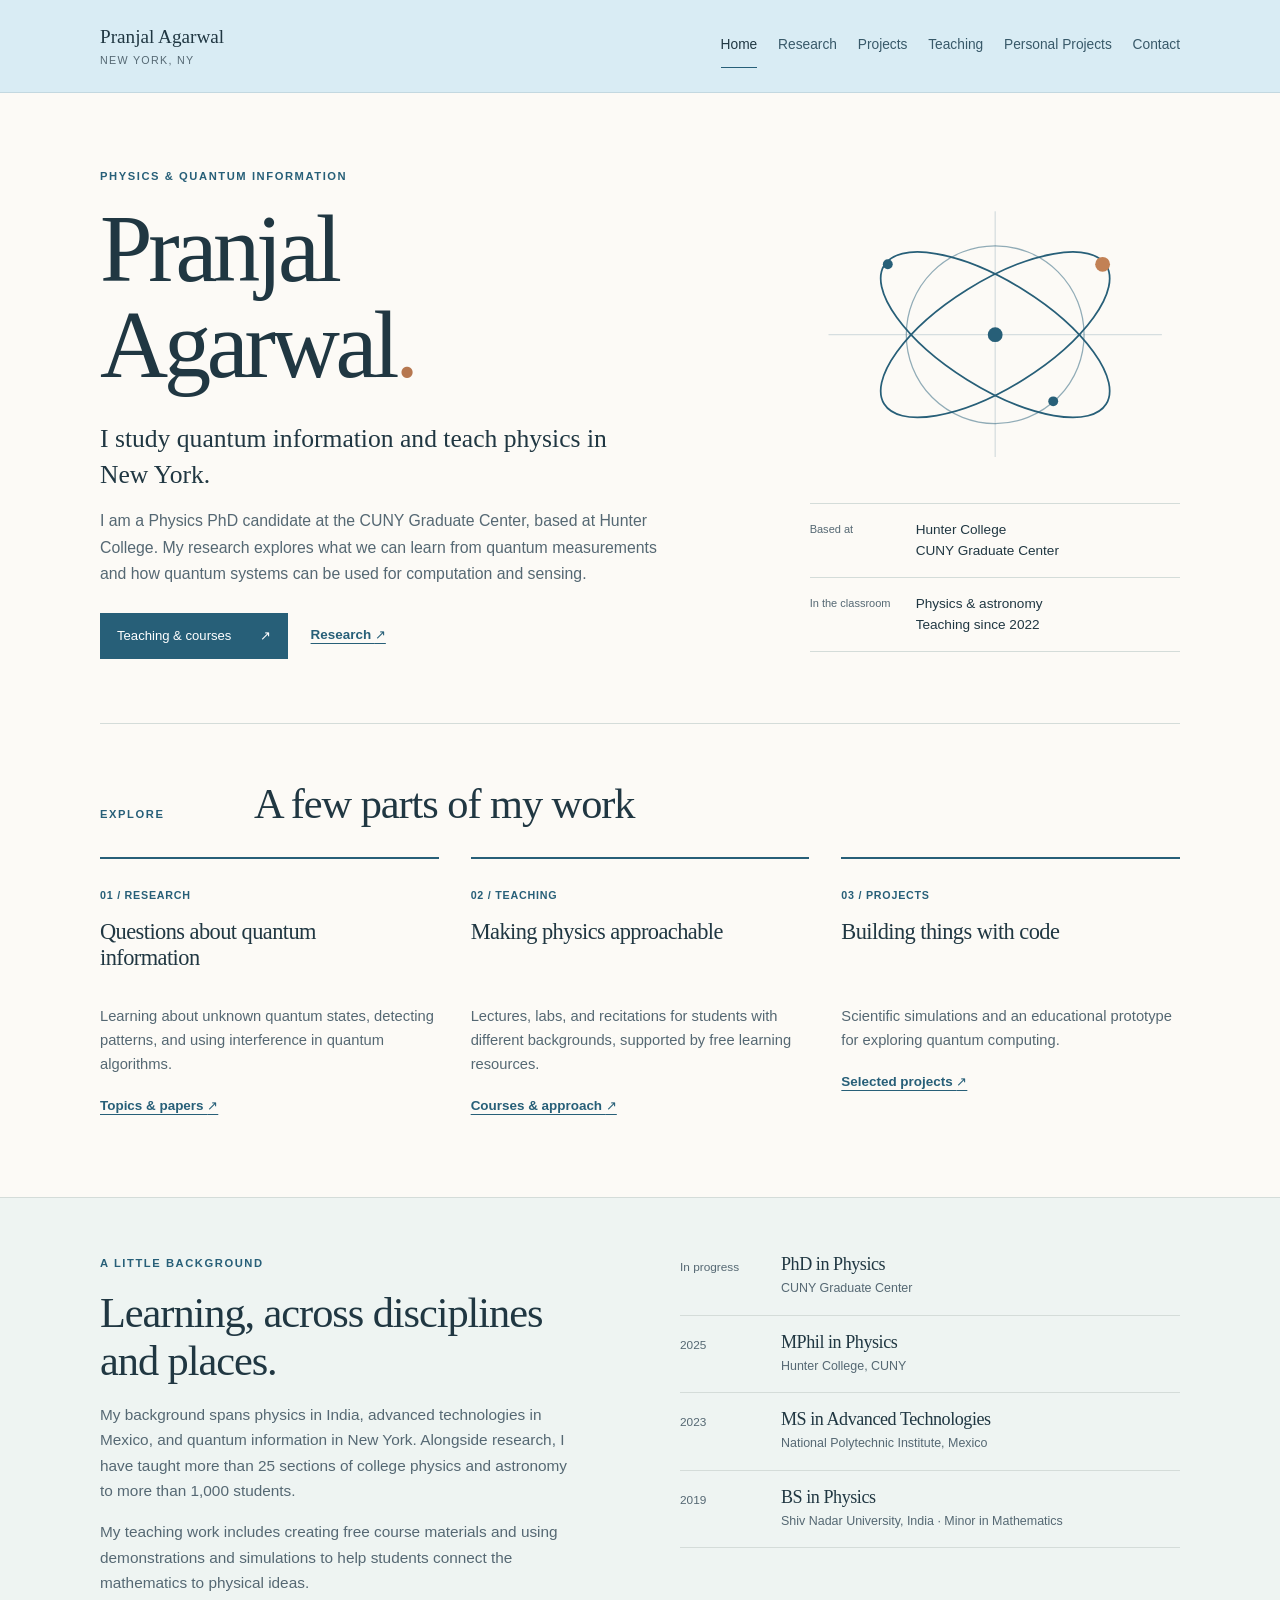
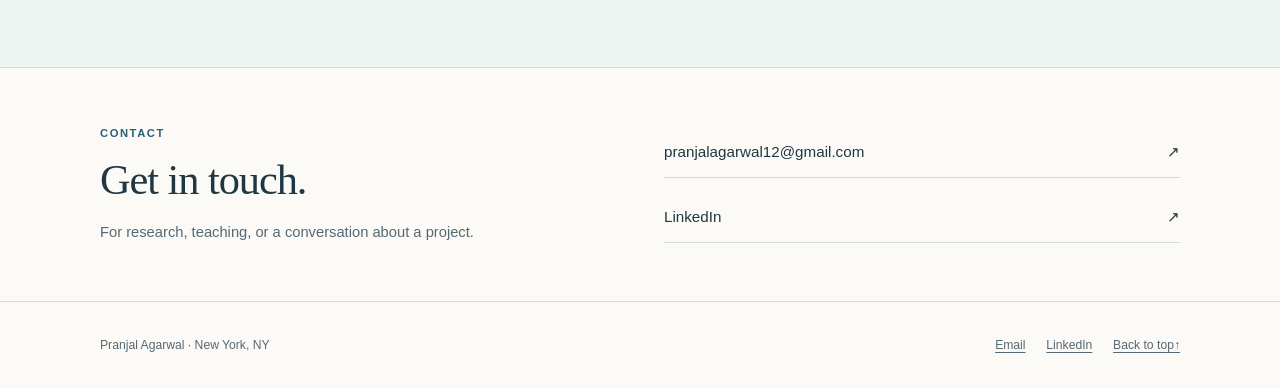
<file: index.html>
<!doctype html>
<html lang="en">
  <head>
    <meta charset="utf-8" />
    <meta name="viewport" content="width=device-width, initial-scale=1" />
    <meta name="description" content="Pranjal Agarwal: physics PhD candidate at CUNY, quantum information researcher, and college physics educator in New York." />
    <title>Pranjal Agarwal</title>
    <link rel="icon" type="image/svg+xml" href="favicon.svg" />
    <link rel="stylesheet" href="styles.css" />
  </head>
  <body id="top">
    <a class="skip-link" href="#main-content">Skip to content</a>
    <header class="site-header">
      <nav class="nav-wrap" aria-label="Primary navigation">
        <a class="site-name" href="index.html">Pranjal Agarwal<span class="site-location">New York, NY</span></a>
        <div class="nav-links">
          <a href="index.html" aria-current="page">Home</a>
          <a href="research.html">Research</a>
          <a href="projects.html">Projects</a>
          <a href="teaching.html">Teaching</a>
          <a href="personal.html">Personal Projects</a>
          <a href="#contact">Contact</a>
        </div>
      </nav>
    </header>

    <main id="main-content">
      <section class="hero page-shell">
        <div class="hero-main">
          <p class="eyebrow">Physics &amp; quantum information</p>
          <h1>Pranjal<br />Agarwal<span class="title-dot" aria-hidden="true">.</span></h1>
          <p class="hero-copy">I study quantum information and teach physics in New York.</p>
          <p class="hero-detail">I am a Physics PhD candidate at the CUNY Graduate Center, based at Hunter College. My research explores what we can learn from quantum measurements and how quantum systems can be used for computation and sensing.</p>
          <div class="button-row">
            <a class="button primary" href="teaching.html">Teaching &amp; courses <span aria-hidden="true">↗</span></a>
            <a class="text-link" href="research.html">Research <span aria-hidden="true">↗</span></a>
          </div>
        </div>
        <aside class="hero-aside" aria-label="At a glance">
          <div class="signal-sketch" aria-hidden="true">
            <svg viewBox="0 0 300 235" fill="none">
              <path d="M15 118H285M150 18V217" stroke="currentColor" opacity=".18" />
              <ellipse cx="150" cy="118" rx="106" ry="43" stroke="currentColor" stroke-width="1.4" transform="rotate(-32 150 118)" />
              <ellipse cx="150" cy="118" rx="106" ry="43" stroke="currentColor" stroke-width="1.4" transform="rotate(32 150 118)" />
              <circle cx="150" cy="118" r="72" stroke="currentColor" opacity=".5" />
              <circle cx="150" cy="118" r="6" fill="currentColor" />
              <circle cx="237" cy="61" r="6" fill="#c28155" />
              <circle cx="63" cy="61" r="4" fill="currentColor" />
              <circle cx="197" cy="172" r="4" fill="currentColor" />
            </svg>
          </div>
          <dl class="at-a-glance">
            <div><dt>Based at</dt><dd>Hunter College<br />CUNY Graduate Center</dd></div>
            <div><dt>In the classroom</dt><dd>Physics &amp; astronomy<br />Teaching since 2022</dd></div>
          </dl>
        </aside>
      </section>

      <section class="section page-shell" aria-labelledby="explore-heading">
        <div class="section-heading section-heading-inline">
          <p class="eyebrow">Explore</p>
          <h2 id="explore-heading">A few parts of my work</h2>
        </div>
        <div class="card-grid three-column editorial-grid">
          <article class="card">
            <span class="card-number">01 / Research</span>
            <h3>Questions about quantum information</h3>
            <p>Learning about unknown quantum states, detecting patterns, and using interference in quantum algorithms.</p>
            <a class="text-link" href="research.html">Topics &amp; papers <span aria-hidden="true">↗</span></a>
          </article>
          <article class="card">
            <span class="card-number">02 / Teaching</span>
            <h3>Making physics approachable</h3>
            <p>Lectures, labs, and recitations for students with different backgrounds, supported by free learning resources.</p>
            <a class="text-link" href="teaching.html">Courses &amp; approach <span aria-hidden="true">↗</span></a>
          </article>
          <article class="card">
            <span class="card-number">03 / Projects</span>
            <h3>Building things with code</h3>
            <p>Scientific simulations and an educational prototype for exploring quantum computing.</p>
            <a class="text-link" href="projects.html">Selected projects <span aria-hidden="true">↗</span></a>
          </article>
        </div>
      </section>

      <section class="section background-section">
        <div class="page-shell background-layout">
          <div>
            <p class="eyebrow">A little background</p>
            <h2>Learning, across disciplines and places.</h2>
            <p>My background spans physics in India, advanced technologies in Mexico, and quantum information in New York. Alongside research, I have taught more than 25 sections of college physics and astronomy to more than 1,000 students.</p>
            <p>My teaching work includes creating free course materials and using demonstrations and simulations to help students connect the mathematics to physical ideas.</p>
          </div>
          <div class="education-list" aria-label="Education">
            <div><span class="education-year">In progress</span><h3>PhD in Physics</h3><p>CUNY Graduate Center</p></div>
            <div><span class="education-year">2025</span><h3>MPhil in Physics</h3><p>Hunter College, CUNY</p></div>
            <div><span class="education-year">2023</span><h3>MS in Advanced Technologies</h3><p>National Polytechnic Institute, Mexico</p></div>
            <div><span class="education-year">2019</span><h3>BS in Physics</h3><p>Shiv Nadar University, India · Minor in Mathematics</p></div>
          </div>
        </div>
      </section>

      <section class="section page-shell contact-section" id="contact" aria-labelledby="contact-heading">
        <div>
          <p class="eyebrow">Contact</p>
          <h2 id="contact-heading">Get in touch.</h2>
          <p>For research, teaching, or a conversation about a project.</p>
        </div>
        <div class="contact-links">
          <a href="mailto:pranjalagarwal12@gmail.com">pranjalagarwal12@gmail.com <span aria-hidden="true">↗</span></a>
          <a href="https://www.linkedin.com/in/pranjagar12">LinkedIn <span aria-hidden="true">↗</span></a>
        </div>
      </section>
    </main>

    <footer class="site-footer">
      <div class="page-shell footer-wrap">
        <p>Pranjal Agarwal · New York, NY</p>
        <div><a href="mailto:pranjalagarwal12@gmail.com">Email</a><a href="https://www.linkedin.com/in/pranjagar12">LinkedIn</a><a href="#top">Back to top <span aria-hidden="true">↑</span></a></div>
      </div>
    </footer>
  </body>
</html>
</file>
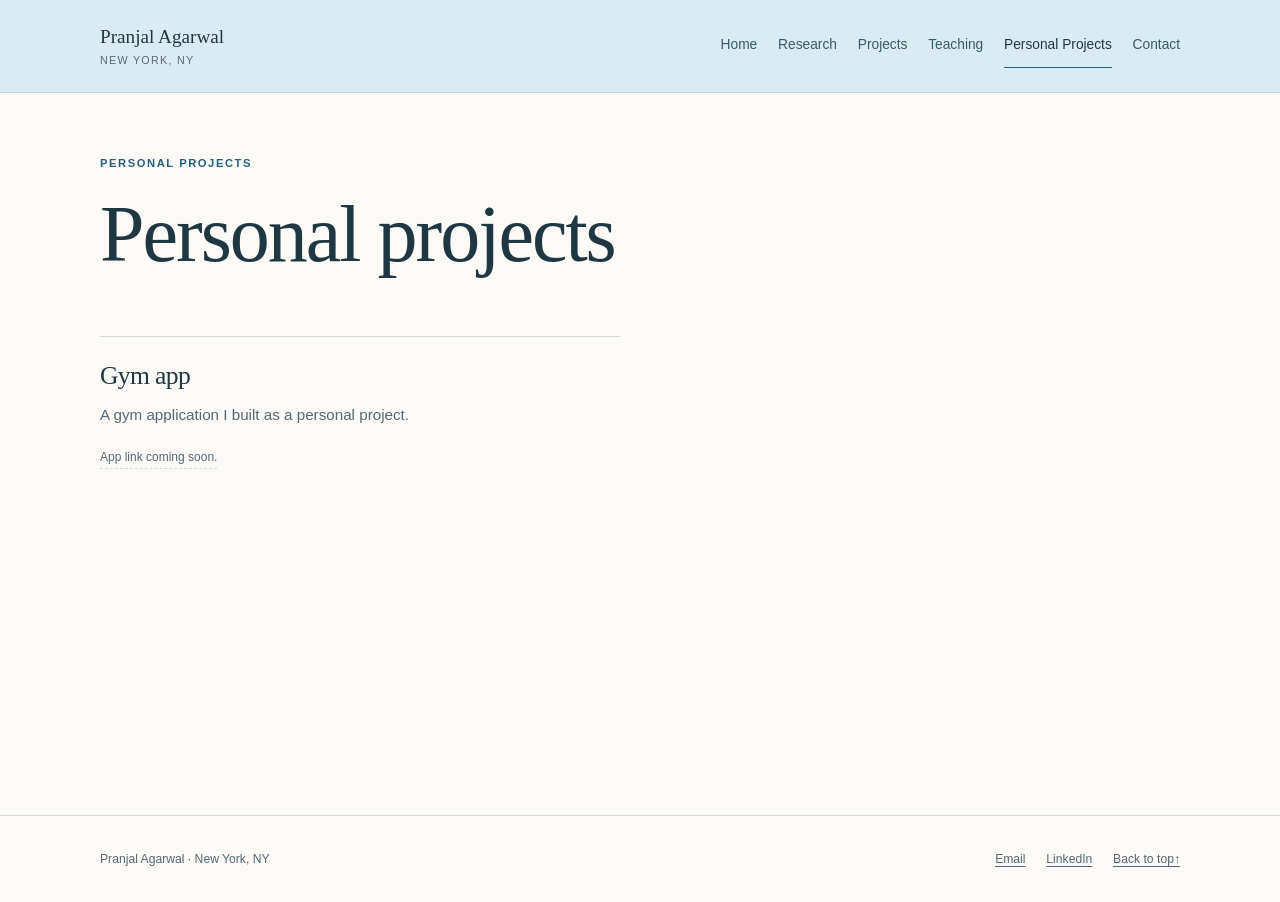
<file: personal.html>
<!doctype html>
<html lang="en">
  <head>
    <meta charset="utf-8" />
    <meta name="viewport" content="width=device-width, initial-scale=1" />
    <meta name="description" content="Personal projects by Pranjal Agarwal." />
    <title>Personal Projects · Pranjal Agarwal</title>
    <link rel="icon" type="image/svg+xml" href="favicon.svg" />
    <link rel="stylesheet" href="styles.css" />
  </head>
  <body id="top">
    <a class="skip-link" href="#main-content">Skip to content</a>
    <header class="site-header">
      <nav class="nav-wrap" aria-label="Primary navigation">
        <a class="site-name" href="index.html">Pranjal Agarwal<span class="site-location">New York, NY</span></a>
        <div class="nav-links">
          <a href="index.html">Home</a>
          <a href="research.html">Research</a>
          <a href="projects.html">Projects</a>
          <a href="teaching.html">Teaching</a>
          <a href="personal.html" aria-current="page">Personal Projects</a>
          <a href="index.html#contact">Contact</a>
        </div>
      </nav>
    </header>

    <main class="page-shell inner-page" id="main-content">
      <section class="page-intro">
        <p class="eyebrow">Personal projects</p>
        <h1>Personal projects</h1>
      </section>

      <section class="project-list" aria-label="Personal projects">
        <article class="project-card">
          <h2>Gym app</h2>
          <p>A gym application I built as a personal project.</p>
          <span class="text-link placeholder-link">App link coming soon.</span>
        </article>
      </section>
    </main>

    <footer class="site-footer">
      <div class="page-shell footer-wrap">
        <p>Pranjal Agarwal · New York, NY</p>
        <div><a href="mailto:pranjalagarwal12@gmail.com">Email</a><a href="https://www.linkedin.com/in/pranjagar12">LinkedIn</a><a href="#top">Back to top <span aria-hidden="true">↑</span></a></div>
      </div>
    </footer>
  </body>
</html>
</file>
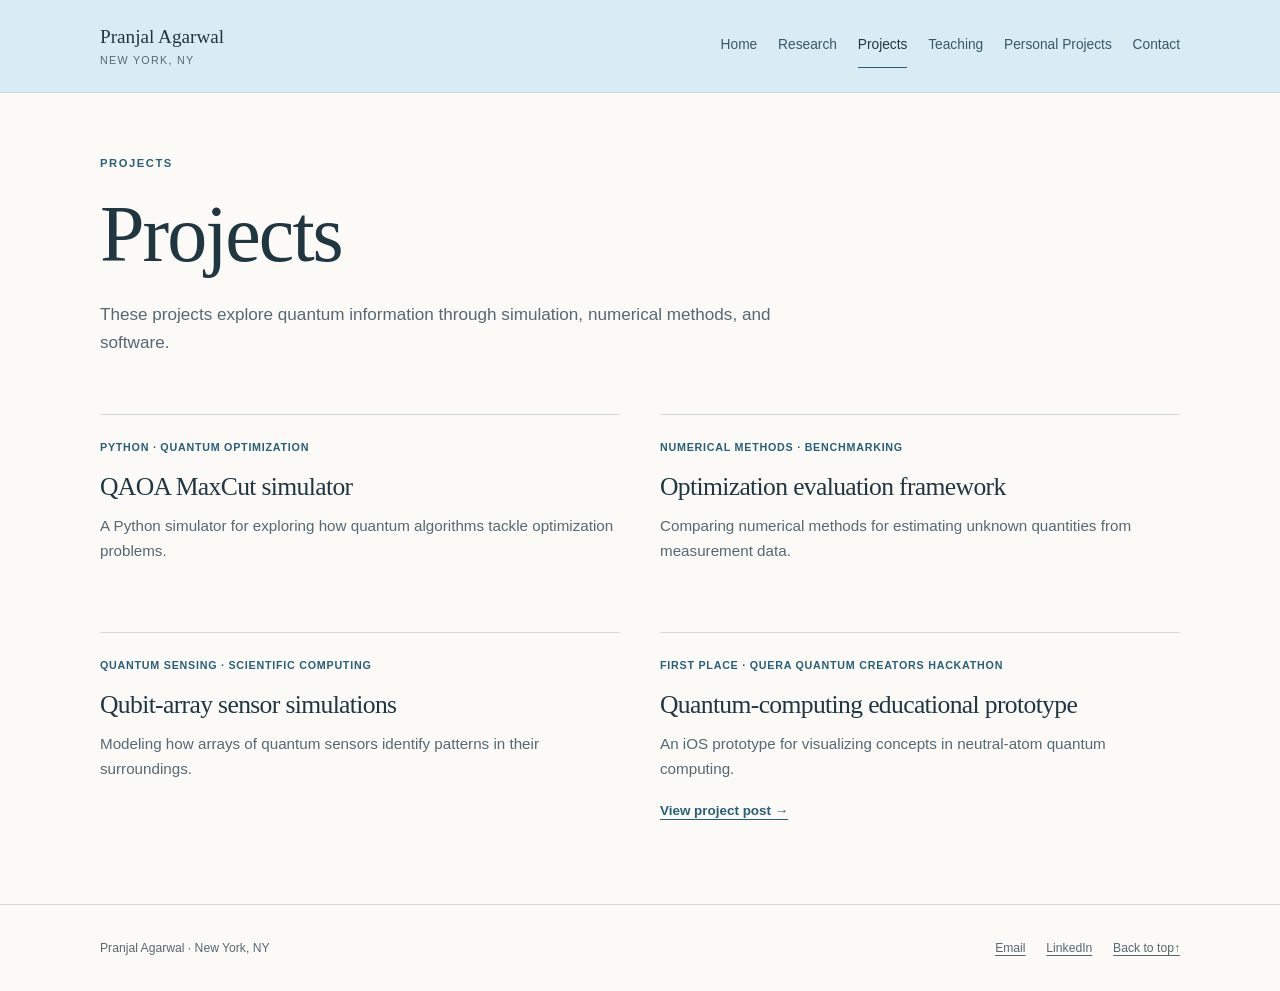
<file: projects.html>
<!doctype html>
<html lang="en">
  <head>
    <meta charset="utf-8" />
    <meta name="viewport" content="width=device-width, initial-scale=1" />
    <meta name="description" content="Selected quantum-computing and scientific-software projects by Pranjal Agarwal." />
    <title>Projects · Pranjal Agarwal</title>
    <link rel="icon" type="image/svg+xml" href="favicon.svg" />
    <link rel="stylesheet" href="styles.css" />
  </head>
  <body id="top">
    <a class="skip-link" href="#main-content">Skip to content</a>
    <header class="site-header">
      <nav class="nav-wrap" aria-label="Primary navigation">
        <a class="site-name" href="index.html">Pranjal Agarwal<span class="site-location">New York, NY</span></a>
        <div class="nav-links">
          <a href="index.html">Home</a>
          <a href="research.html">Research</a>
          <a href="projects.html" aria-current="page">Projects</a>
          <a href="teaching.html">Teaching</a>
          <a href="personal.html">Personal Projects</a>
          <a href="index.html#contact">Contact</a>
        </div>
      </nav>
    </header>

    <main id="main-content" class="page-shell inner-page">
      <section class="page-intro">
        <p class="eyebrow">Projects</p>
        <h1>Projects</h1>
        <p>
          These projects explore quantum information through simulation, numerical methods, and
          software.
        </p>
      </section>

      <section class="project-list" aria-label="Selected projects">
        <article class="project-card">
          <p class="project-type">Python · Quantum optimization</p>
          <h2>QAOA MaxCut simulator</h2>
          <p>A Python simulator for exploring how quantum algorithms tackle optimization problems.</p>
        </article>
        <article class="project-card">
          <p class="project-type">Numerical methods · Benchmarking</p>
          <h2>Optimization evaluation framework</h2>
          <p>Comparing numerical methods for estimating unknown quantities from measurement data.</p>
        </article>
        <article class="project-card">
          <p class="project-type">Quantum sensing · Scientific computing</p>
          <h2>Qubit-array sensor simulations</h2>
          <p>Modeling how arrays of quantum sensors identify patterns in their surroundings.</p>
        </article>
        <article class="project-card">
          <p class="project-type">First place · QuEra Quantum Creators Hackathon</p>
          <h2>Quantum-computing educational prototype</h2>
          <p>An iOS prototype for visualizing concepts in neutral-atom quantum computing.</p>
          <a class="text-link" href="https://www.linkedin.com/feed/update/urn:li:activity:7297274739079725056/">View project post <span aria-hidden="true">→</span></a>
        </article>
      </section>
    </main>

    <footer class="site-footer">
      <div class="page-shell footer-wrap">
        <p>Pranjal Agarwal · New York, NY</p>
        <div><a href="mailto:pranjalagarwal12@gmail.com">Email</a><a href="https://www.linkedin.com/in/pranjagar12">LinkedIn</a><a href="#top">Back to top <span aria-hidden="true">↑</span></a></div>
      </div>
    </footer>
  </body>
</html>
</file>
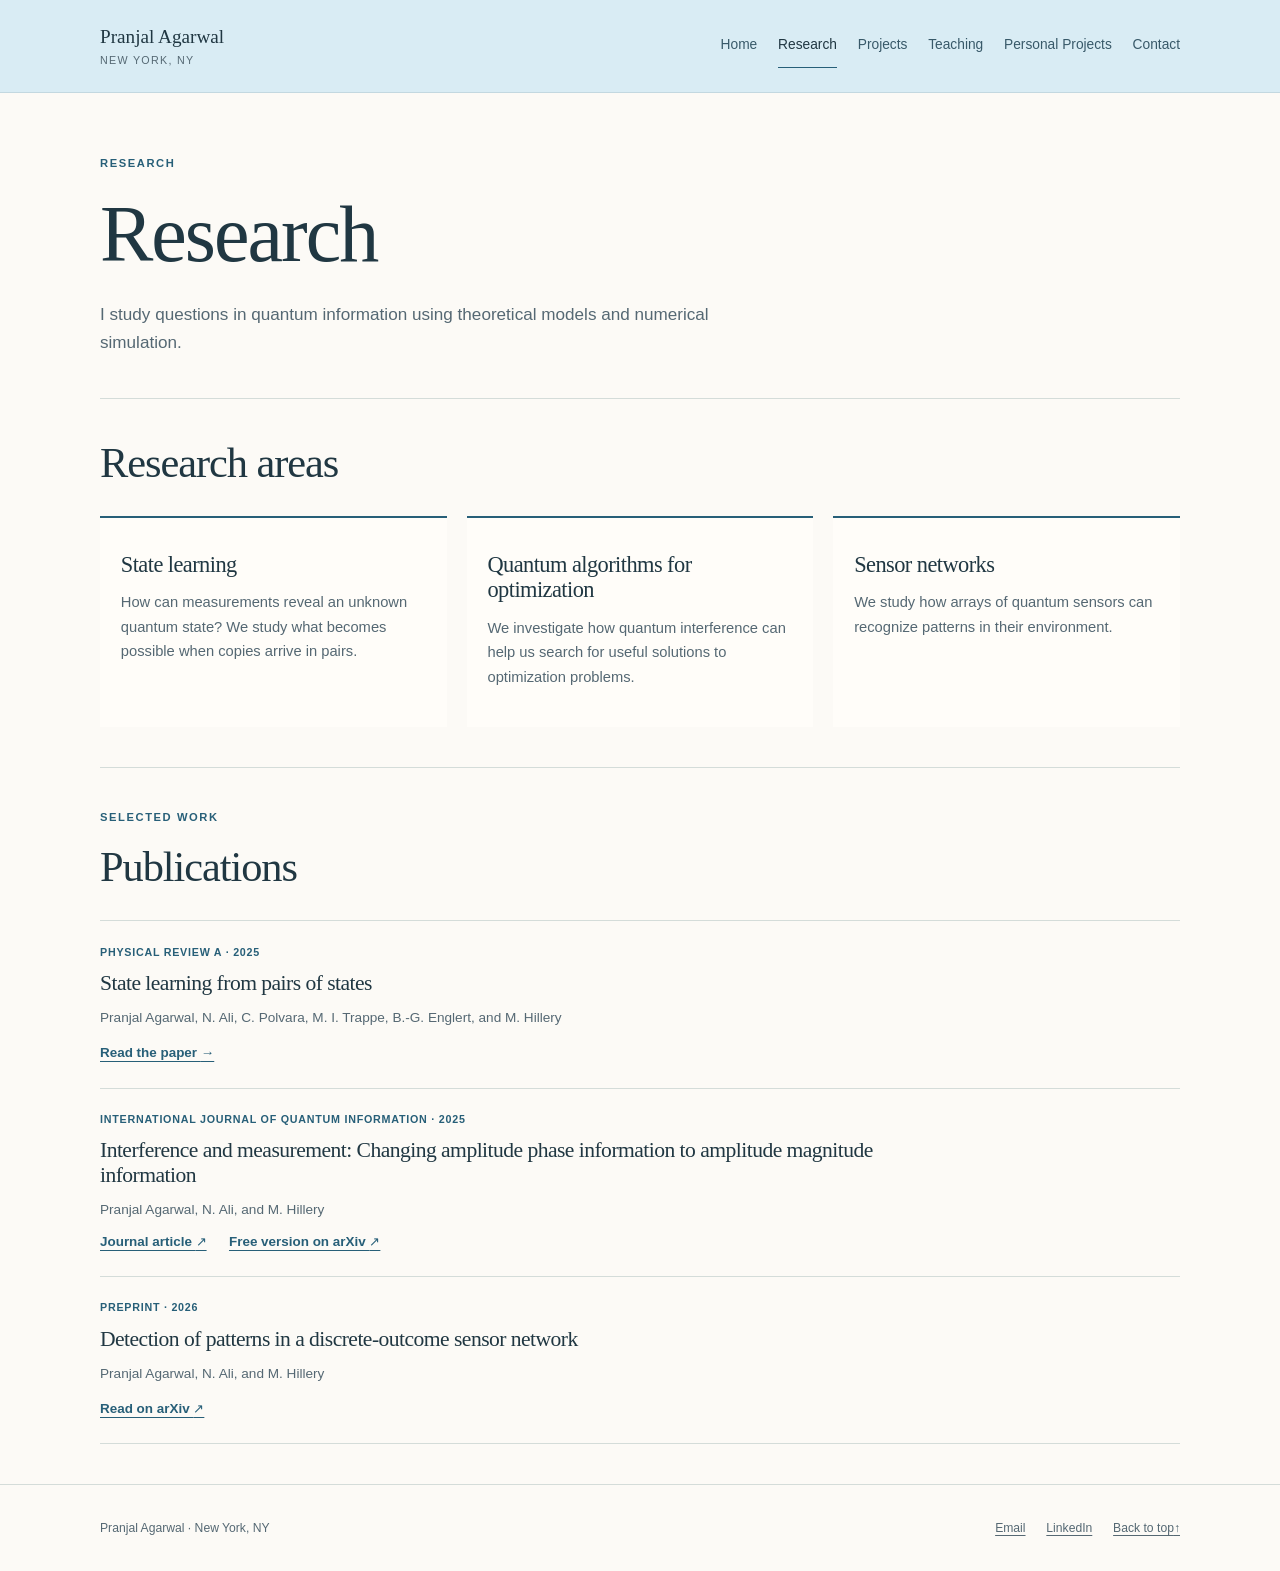
<file: research.html>
<!doctype html>
<html lang="en">
  <head>
    <meta charset="utf-8" />
    <meta name="viewport" content="width=device-width, initial-scale=1" />
    <meta name="description" content="Research by Pranjal Agarwal in quantum information, quantum sensing, and quantum algorithms." />
    <title>Research · Pranjal Agarwal</title>
    <link rel="icon" type="image/svg+xml" href="favicon.svg" />
    <link rel="stylesheet" href="styles.css" />
  </head>
  <body id="top">
    <a class="skip-link" href="#main-content">Skip to content</a>
    <header class="site-header">
      <nav class="nav-wrap" aria-label="Primary navigation">
        <a class="site-name" href="index.html">Pranjal Agarwal<span class="site-location">New York, NY</span></a>
        <div class="nav-links">
          <a href="index.html">Home</a>
          <a href="research.html" aria-current="page">Research</a>
          <a href="projects.html">Projects</a>
          <a href="teaching.html">Teaching</a>
          <a href="personal.html">Personal Projects</a>
          <a href="index.html#contact">Contact</a>
        </div>
      </nav>
    </header>

    <main id="main-content" class="page-shell inner-page">
      <section class="page-intro">
        <p class="eyebrow">Research</p>
        <h1>Research</h1>
        <p>
          I study questions in quantum information using theoretical models and numerical
          simulation.
        </p>
      </section>

      <section class="section compact-section" aria-labelledby="areas-heading">
        <div class="section-heading"><h2 id="areas-heading">Research areas</h2></div>
        <div class="card-grid three-column">
          <article class="card">
            <h3>State learning</h3>
            <p>How can measurements reveal an unknown quantum state? We study what becomes possible when copies arrive in pairs.</p>
          </article>
          <article class="card">
            <h3>Quantum algorithms for optimization</h3>
            <p>We investigate how quantum interference can help us search for useful solutions to optimization problems.</p>
          </article>
          <article class="card">
            <h3>Sensor networks</h3>
            <p>We study how arrays of quantum sensors can recognize patterns in their environment.</p>
          </article>
        </div>
      </section>

      <section class="section compact-section" aria-labelledby="publications-heading">
        <div class="section-heading">
          <p class="eyebrow">Selected work</p>
          <h2 id="publications-heading">Publications</h2>
        </div>
        <div class="publication-list">
          <article>
            <p class="publication-meta">Physical Review A · 2025</p>
            <h3>State learning from pairs of states</h3>
            <p>Pranjal Agarwal, N. Ali, C. Polvara, M. I. Trappe, B.-G. Englert, and M. Hillery</p>
            <a class="text-link" href="https://doi.org/10.1103/PhysRevA.111.062428">Read the paper <span aria-hidden="true">→</span></a>
          </article>
          <article>
            <p class="publication-meta">International Journal of Quantum Information · 2025</p>
            <h3>Interference and measurement: Changing amplitude phase information to amplitude magnitude information</h3>
            <p>Pranjal Agarwal, N. Ali, and M. Hillery</p>
            <div class="publication-links">
              <a class="text-link" href="https://doi.org/10.1142/S0219749925500248">Journal article <span aria-hidden="true">↗</span></a>
              <a class="text-link" href="https://arxiv.org/abs/2502.14793">Free version on arXiv <span aria-hidden="true">↗</span></a>
            </div>
          </article>
          <article>
            <p class="publication-meta">Preprint · 2026</p>
            <h3>Detection of patterns in a discrete-outcome sensor network</h3>
            <p>Pranjal Agarwal, N. Ali, and M. Hillery</p>
            <a class="text-link" href="https://arxiv.org/abs/2606.25100">Read on arXiv <span aria-hidden="true">↗</span></a>
          </article>
        </div>
      </section>
    </main>

    <footer class="site-footer">
      <div class="page-shell footer-wrap">
        <p>Pranjal Agarwal · New York, NY</p>
        <div><a href="mailto:pranjalagarwal12@gmail.com">Email</a><a href="https://www.linkedin.com/in/pranjagar12">LinkedIn</a><a href="#top">Back to top <span aria-hidden="true">↑</span></a></div>
      </div>
    </footer>
  </body>
</html>
</file>
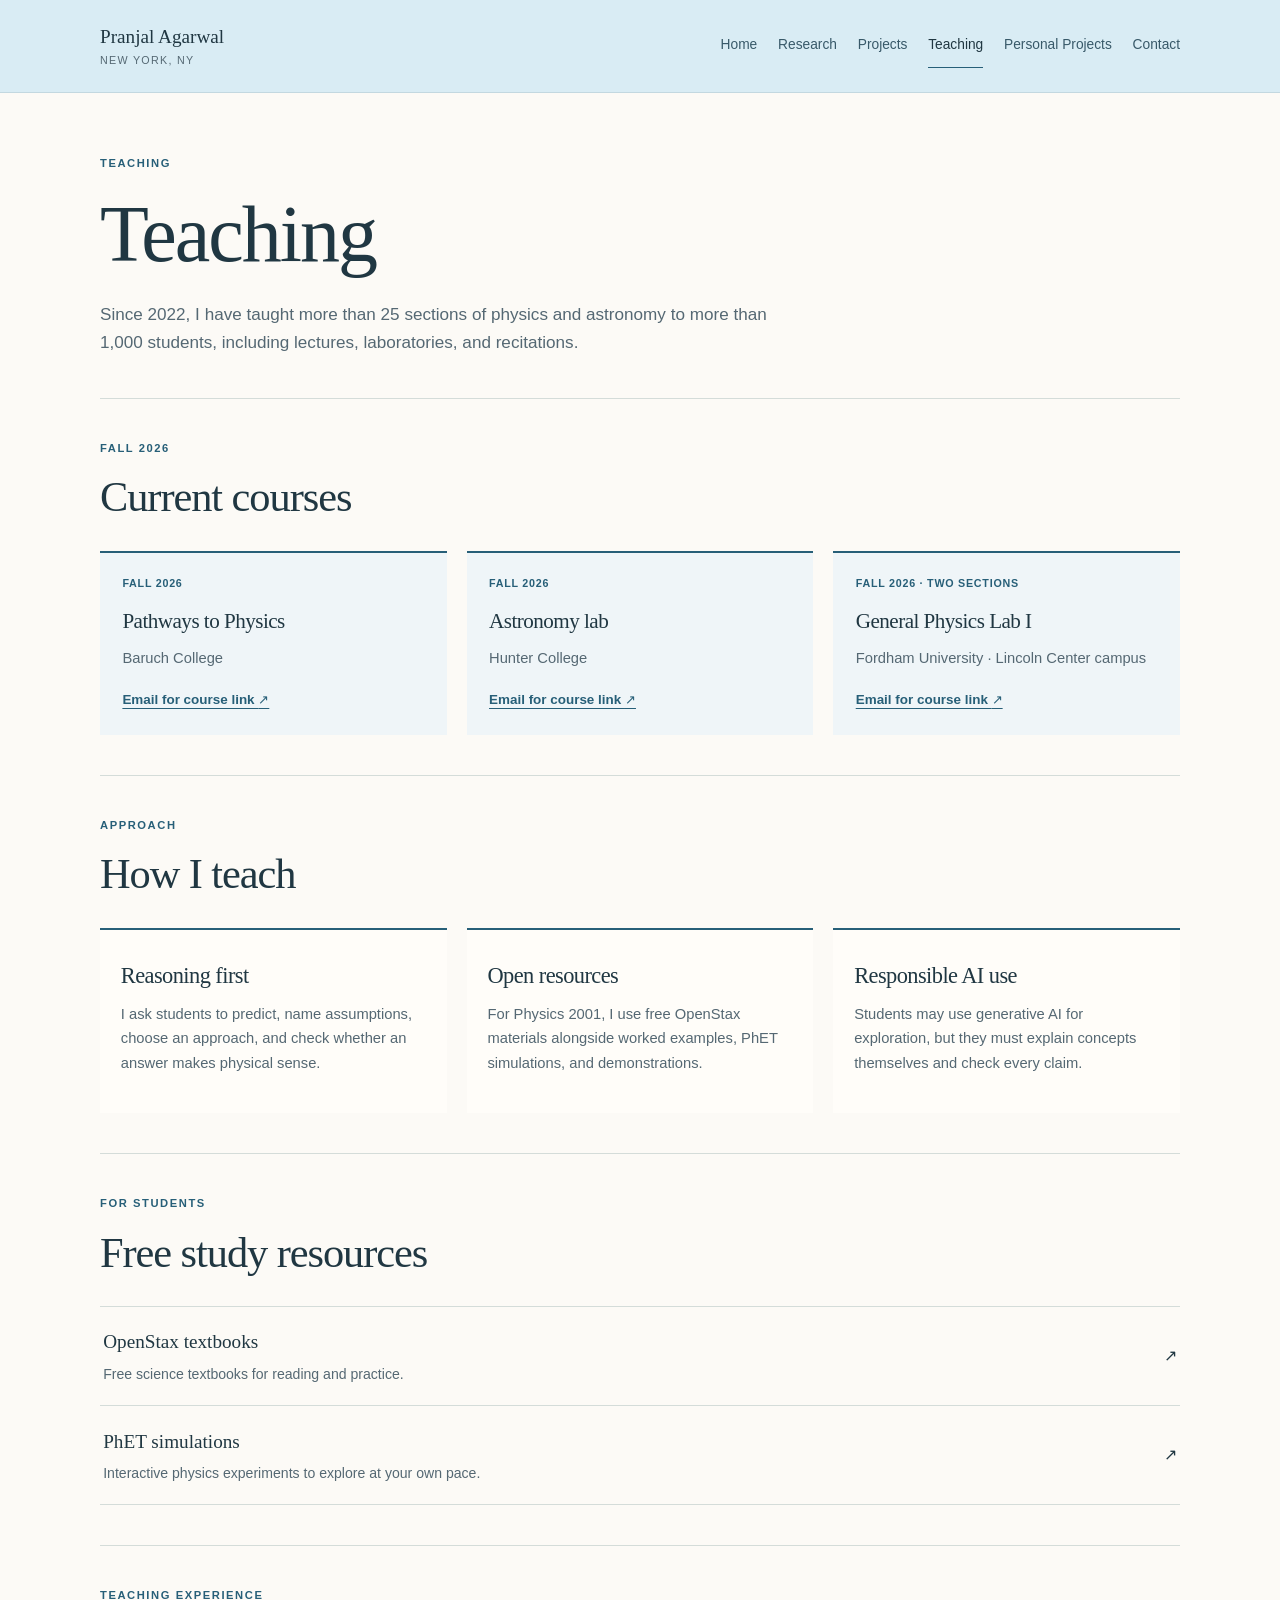
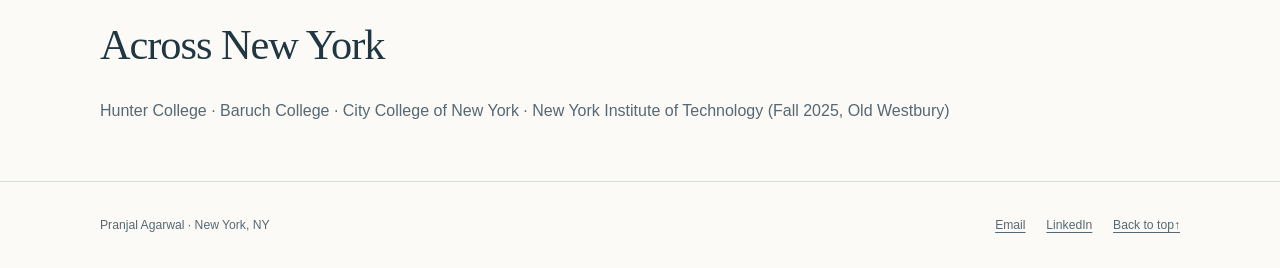
<file: teaching.html>
<!doctype html>
<html lang="en">
  <head>
    <meta charset="utf-8" />
    <meta name="viewport" content="width=device-width, initial-scale=1" />
    <meta name="description" content="Teaching experience and course links for Pranjal Agarwal." />
    <title>Teaching · Pranjal Agarwal</title>
    <link rel="icon" type="image/svg+xml" href="favicon.svg" />
    <link rel="stylesheet" href="styles.css" />
  </head>
  <body id="top">
    <a class="skip-link" href="#main-content">Skip to content</a>
    <header class="site-header">
      <nav class="nav-wrap" aria-label="Primary navigation">
        <a class="site-name" href="index.html">Pranjal Agarwal<span class="site-location">New York, NY</span></a>
        <div class="nav-links">
          <a href="index.html">Home</a>
          <a href="research.html">Research</a>
          <a href="projects.html">Projects</a>
          <a href="teaching.html" aria-current="page">Teaching</a>
          <a href="personal.html">Personal Projects</a>
          <a href="index.html#contact">Contact</a>
        </div>
      </nav>
    </header>

    <main id="main-content" class="page-shell inner-page">
      <section class="page-intro">
        <p class="eyebrow">Teaching</p>
        <h1>Teaching</h1>
        <p>
          Since 2022, I have taught more than 25 sections of physics and astronomy to more than
          1,000 students, including lectures, laboratories, and recitations.
        </p>
      </section>

      <section class="section compact-section" id="course-links" aria-labelledby="courses-heading">
        <div class="section-heading">
          <p class="eyebrow">Fall 2026</p>
          <h2 id="courses-heading">Current courses</h2>
        </div>
        <div class="card-grid three-column">
          <article class="card course-card">
            <p class="course-term">Fall 2026</p>
            <h3>Pathways to Physics</h3>
            <p>Baruch College</p>
            <a class="text-link" href="mailto:pranjalagarwal12@gmail.com?subject=Pathways%20to%20Physics%20course%20link" aria-label="Email for course link: Pathways to Physics">Email for course link <span aria-hidden="true">↗</span></a>
          </article>
          <article class="card course-card">
            <p class="course-term">Fall 2026</p>
            <h3>Astronomy lab</h3>
            <p>Hunter College</p>
            <a class="text-link" href="mailto:pranjalagarwal12@gmail.com?subject=Hunter%20astronomy%20lab%20course%20link" aria-label="Email for course link: Hunter astronomy lab">Email for course link <span aria-hidden="true">↗</span></a>
          </article>
          <article class="card course-card">
            <p class="course-term">Fall 2026 · Two sections</p>
            <h3>General Physics Lab I</h3>
            <p>Fordham University · Lincoln Center campus</p>
            <a class="text-link" href="mailto:pranjalagarwal12@gmail.com?subject=Fordham%20General%20Physics%20Lab%20I%20course%20link" aria-label="Email for course link: Fordham General Physics Lab I">Email for course link <span aria-hidden="true">↗</span></a>
          </article>
        </div>
      </section>

      <section class="section compact-section" aria-labelledby="approach-heading">
        <div class="section-heading">
          <p class="eyebrow">Approach</p>
          <h2 id="approach-heading">How I teach</h2>
        </div>
        <div class="card-grid three-column">
          <article class="card">
            <h3>Reasoning first</h3>
            <p>I ask students to predict, name assumptions, choose an approach, and check whether an answer makes physical sense.</p>
          </article>
          <article class="card">
            <h3>Open resources</h3>
            <p>For Physics 2001, I use free OpenStax materials alongside worked examples, PhET simulations, and demonstrations.</p>
          </article>
          <article class="card">
            <h3>Responsible AI use</h3>
            <p>Students may use generative AI for exploration, but they must explain concepts themselves and check every claim.</p>
          </article>
        </div>
      </section>

      <section class="section compact-section" aria-labelledby="resources-heading">
        <div class="section-heading">
          <p class="eyebrow">For students</p>
          <h2 id="resources-heading">Free study resources</h2>
        </div>
        <div class="resource-list">
          <a class="resource-link" href="https://openstax.org/subjects/science">
            <span><strong>OpenStax textbooks</strong><span>Free science textbooks for reading and practice.</span></span>
            <span aria-hidden="true">↗</span>
          </a>
          <a class="resource-link" href="https://phet.colorado.edu/en/simulations/filter?subjects=physics&amp;type=html">
            <span><strong>PhET simulations</strong><span>Interactive physics experiments to explore at your own pace.</span></span>
            <span aria-hidden="true">↗</span>
          </a>
        </div>
      </section>

      <section class="section compact-section" aria-labelledby="previous-heading">
        <div class="section-heading">
          <p class="eyebrow">Teaching experience</p>
          <h2 id="previous-heading">Across New York</h2>
        </div>
        <p class="section-note">Hunter College · Baruch College · City College of New York · New York Institute of Technology (Fall 2025, Old Westbury)</p>
      </section>
    </main>

    <footer class="site-footer">
      <div class="page-shell footer-wrap">
        <p>Pranjal Agarwal · New York, NY</p>
        <div><a href="mailto:pranjalagarwal12@gmail.com">Email</a><a href="https://www.linkedin.com/in/pranjagar12">LinkedIn</a><a href="#top">Back to top <span aria-hidden="true">↑</span></a></div>
      </div>
    </footer>
  </body>
</html>
</file>
<file: styles.css>
:root {
  --ink: #203742;
  --muted: #556873;
  --blue: #d9ecf4;
  --blue-deep: #275f78;
  --paper: #fcfaf6;
  --paper-light: #fffdf9;
  --line: #d4dcd9;
  --accent: #b6774f;
  font-family: -apple-system, BlinkMacSystemFont, "Segoe UI", sans-serif;
  color: var(--ink);
  background: var(--paper);
  font-synthesis: none;
}

* { box-sizing: border-box; }
html { scroll-behavior: smooth; }
body { margin: 0; line-height: 1.65; }
a { color: inherit; }
svg { display: block; width: 100%; height: auto; }
.page-shell, .nav-wrap { width: min(1080px, calc(100% - 4rem)); margin-inline: auto; }
.skip-link { position: absolute; top: .5rem; left: 1rem; z-index: 20; transform: translateY(-200%); padding: .6rem 1rem; background: var(--ink); color: white; }
.skip-link:focus { transform: translateY(0); }
:focus-visible { outline: 2px solid var(--blue-deep); outline-offset: 5px; }
.site-header { background: var(--blue); border-bottom: 1px solid #c3d8e0; }
.nav-wrap { display: flex; align-items: center; justify-content: space-between; gap: 2rem; min-height: 92px; }
.site-name { font-family: Georgia, serif; font-size: 1.2rem; line-height: 1.25; text-decoration: none; white-space: nowrap; }
.site-location { display: block; margin-top: .3rem; color: var(--muted); font-family: -apple-system, BlinkMacSystemFont, "Segoe UI", sans-serif; font-size: .67rem; letter-spacing: .12em; text-transform: uppercase; }
.nav-links { display: flex; align-items: center; flex-wrap: wrap; gap: .35rem 1.3rem; }
.nav-links a { display: inline-flex; align-items: center; min-height: 44px; color: #385969; font-size: .86rem; padding-block: .4rem; border-bottom: 1px solid transparent; text-decoration: none; white-space: nowrap; }
.nav-links a:hover, .nav-links a[aria-current="page"] { color: var(--ink); border-bottom-color: var(--blue-deep); }

h1, h2, h3 { font-family: Georgia, "Times New Roman", serif; font-weight: 400; line-height: 1.15; letter-spacing: -.025em; }
h1 { font-size: clamp(3rem, 6.5vw, 5rem); margin: 0; }
h2 { font-size: clamp(1.8rem, 3.4vw, 2.65rem); margin: 0 0 1rem; }
h3 { font-size: 1.4rem; margin: 0 0 .8rem; }
p { margin: 0 0 1rem; }
.eyebrow { margin: 0 0 1rem; color: var(--blue-deep); font-size: .7rem; font-weight: 650; letter-spacing: .14em; text-transform: uppercase; }
.hero { display: grid; grid-template-columns: minmax(0, 1.7fr) minmax(0, 1fr); gap: 5rem; padding-block: 4.6rem 4rem; }
.hero-main h1 { font-size: clamp(3.6rem, 7.5vw, 5.9rem); line-height: 1.02; letter-spacing: -.045em; }
.title-dot { color: var(--accent); }
.hero-copy { font-family: Georgia, serif; font-size: clamp(1.35rem, 2.25vw, 1.6rem); line-height: 1.4; margin: 1.7rem 0 1rem; max-width: 530px; }
.hero-detail { max-width: 570px; color: var(--muted); font-size: .99rem; }
.hero-aside { align-self: center; }
.signal-sketch { padding: 1rem 0 1.5rem; color: var(--blue-deep); }
.at-a-glance { margin: 0; border-top: 1px solid var(--line); }
.at-a-glance > div { display: grid; grid-template-columns: 90px 1fr; padding-block: 1rem; border-bottom: 1px solid var(--line); gap: 1rem; }
.at-a-glance dt { font-size: .69rem; color: var(--muted); }
.at-a-glance dd { margin: 0; font-size: .85rem; line-height: 1.5; }
.button-row { display: flex; align-items: center; flex-wrap: wrap; gap: 1.4rem; margin-top: 1.6rem; }
.button { display: inline-flex; align-items: center; justify-content: space-between; gap: 1.8rem; min-height: 46px; padding: .6rem 1rem; border: 1px solid var(--blue-deep); text-decoration: none; font-size: .82rem; }
.button.primary { background: var(--blue-deep); color: white; }
.button.primary:hover { background: var(--ink); }
.text-link { color: var(--blue-deep); font-size: .84rem; font-weight: 600; text-underline-offset: .3em; text-decoration-thickness: 1px; }
.text-link:hover { color: var(--ink); }

.section { padding-block: 3.5rem; border-top: 1px solid var(--line); }
.section-heading { margin-bottom: 1.8rem; max-width: 760px; }
.section-heading h2 { margin-bottom: 0; }
.section-heading-inline { display: grid; grid-template-columns: 130px 1fr; gap: 1.5rem; max-width: none; align-items: baseline; }
.section-heading-inline .eyebrow { margin: 0; }
.card-grid { display: grid; gap: 1.25rem; }
.three-column { grid-template-columns: repeat(3, minmax(0, 1fr)); }
.two-column { grid-template-columns: repeat(2, minmax(0, 1fr)); }
.card { background: var(--paper-light); border-top: 2px solid var(--blue-deep); padding: 1.4rem 1.3rem; }
.card h3 { margin-top: .7rem; }
.card p { color: var(--muted); font-size: .92rem; }
.card-number, .course-term, .project-type, .publication-meta { color: var(--blue-deep); font-size: .67rem; font-weight: 650; letter-spacing: .07em; text-transform: uppercase; }
.editorial-grid { gap: 2rem; }
.editorial-grid .card { padding-inline: 0; background: transparent; }
.editorial-grid .card h3 { max-width: 260px; min-height: 3.2em; }
.background-section { background: #eef4f2; border-block: 1px solid var(--line); }
.background-layout { display: grid; grid-template-columns: 1fr 1fr; gap: 5rem; }
.background-layout > div > p { color: var(--muted); max-width: 470px; font-size: .96rem; }
.background-layout > div > .eyebrow { color: var(--blue-deep); font-size: .7rem; }
.education-list > div { display: grid; grid-template-columns: 85px 1fr; gap: .2rem 1rem; padding-block: 1rem; border-bottom: 1px solid var(--line); }
.education-list > div:first-child { padding-top: 0; }
.education-year { grid-column: 1; grid-row: 1 / 3; color: var(--muted); font-size: .74rem; padding-top: .25rem; }
.education-list h3 { font-size: 1.13rem; grid-column: 2; margin: 0; }
.education-list p { grid-column: 2; margin: 0; color: var(--muted); font-size: .78rem; }
.contact-section { display: grid; grid-template-columns: 1fr 1fr; align-items: center; gap: 3rem; border-top: 0; }
.contact-section p { color: var(--muted); font-size: .92rem; margin-bottom: 0; }
.contact-section .eyebrow { color: var(--blue-deep); font-size: .7rem; margin-bottom: .8rem; }
.contact-links { display: grid; gap: .8rem; }
.contact-links a { display: flex; justify-content: space-between; align-items: center; gap: .75rem; padding-block: .8rem; border-bottom: 1px solid var(--line); font-size: .95rem; text-decoration: none; overflow-wrap: anywhere; }
.contact-links a:hover { color: var(--blue-deep); }
#contact { scroll-margin-top: 1rem; }

.inner-page { min-height: calc(100vh - 178px); }
.page-intro { padding-block: 3.8rem 2.5rem; }
.page-intro > p:last-child { max-width: 690px; color: var(--muted); font-size: 1.07rem; margin: 1.3rem 0 0; }
.page-intro > .eyebrow:last-child { font-size: .7rem; }
.compact-section { padding-block: 2.5rem; }
.publication-list { border-top: 1px solid var(--line); }
.publication-list article { padding-block: 1.4rem; border-bottom: 1px solid var(--line); }
.publication-list h3 { font-size: 1.35rem; margin-bottom: .7rem; max-width: 860px; }
.publication-list p { color: var(--muted); font-size: .85rem; margin-bottom: .6rem; }
.publication-list .publication-meta { color: var(--blue-deep); font-size: .67rem; }
.publication-links { display: flex; flex-wrap: wrap; gap: .4rem 1.4rem; }
.resource-list { border-top: 1px solid var(--line); }
.resource-link { display: flex; align-items: center; justify-content: space-between; gap: 1.5rem; padding: 1.2rem .2rem; border-bottom: 1px solid var(--line); text-decoration: none; }
.resource-link strong { display: block; font-family: Georgia, serif; font-size: 1.2rem; font-weight: 400; }
.resource-link > span > span { display: block; margin-top: .3rem; color: var(--muted); font-size: .88rem; }
.resource-link:hover { color: var(--blue-deep); background: #eff5f8; }
.project-list { display: grid; grid-template-columns: repeat(2, minmax(0, 1fr)); gap: 1.8rem 2.5rem; padding-block: 1rem 3.5rem; }
.project-card { border-top: 1px solid var(--line); padding-block: 1.5rem; }
.project-card h2 { font-size: 1.6rem; margin-bottom: .7rem; }
.project-card p { color: var(--muted); font-size: .95rem; max-width: 540px; }
.project-card .project-type { color: var(--blue-deep); font-size: .67rem; }
.placeholder-link { display: inline-block; color: var(--muted); font-size: .75rem; font-weight: 400; border-bottom: 1px dashed var(--line); }
.course-card { padding: 1.4rem; background: #eff5f8; }
.course-card h3 { font-size: 1.32rem; }
.course-card .course-term { font-size: .67rem; color: var(--blue-deep); }
.split { display: grid; grid-template-columns: repeat(2, minmax(0, 1fr)); gap: 3rem; }
.split > p { color: var(--muted); font-size: .95rem; }
.section-note { color: var(--muted); }
.site-footer { border-top: 1px solid var(--line); }
.footer-wrap { display: flex; align-items: center; justify-content: space-between; gap: 1rem; min-height: 86px; color: var(--muted); font-size: .76rem; }
.footer-wrap p { margin: 0; }
.footer-wrap div { display: flex; flex-wrap: wrap; gap: .3rem 1.3rem; }
.footer-wrap a { display: inline-flex; align-items: center; min-height: 44px; text-underline-offset: .25em; }

@media (max-width: 950px) {
  .nav-wrap { align-items: flex-start; flex-direction: column; gap: .6rem; padding-block: 1rem; }
  .site-location { display: none; }
  .nav-links { gap: .2rem 1.4rem; }
  .hero { gap: 2.5rem; grid-template-columns: minmax(0, 1.5fr) minmax(0, 1fr); }
  .background-layout { gap: 2.5rem; }
  .contact-links a { font-size: .83rem; }
}

@media (max-width: 650px) {
  .page-shell, .nav-wrap { width: calc(100% - 2.4rem); }
  .nav-links { gap: .15rem 1.15rem; }
  .nav-links a { font-size: .85rem; }
  .hero { grid-template-columns: 1fr; padding-block: 2.7rem; gap: 2rem; }
  .hero-main h1 { font-size: clamp(3.5rem, 15vw, 4.9rem); }
  .hero-aside { display: grid; grid-template-columns: 100px 1fr; align-items: center; gap: 1.3rem; }
  .signal-sketch { padding: 0; }
  .at-a-glance > div { grid-template-columns: 75px 1fr; padding-block: .7rem; gap: .5rem; }
  .at-a-glance dt { font-size: .63rem; }
  .at-a-glance dd { font-size: .74rem; }
  .hero-copy { font-size: 1.4rem; }
  .hero-detail { font-size: .93rem; }
  .section { padding-block: 2.6rem; }
  .section-heading-inline { display: block; }
  .section-heading-inline .eyebrow { margin-bottom: .7rem; }
  .three-column, .two-column, .project-list, .background-layout, .contact-section, .split { grid-template-columns: 1fr; }
  .editorial-grid { gap: 1.2rem; }
  .editorial-grid .card h3 { max-width: none; min-height: 0; }
  .editorial-grid .card { padding-block: 1.1rem .3rem; }
  .background-layout { gap: 1.6rem; }
  .contact-section { gap: 1.2rem; }
  .contact-links a { font-size: .85rem; }
  .page-intro { padding-block: 2.5rem 1.8rem; }
  .page-intro h1 { font-size: 3rem; }
  .page-intro > p:last-child { font-size: 1rem; }
  .project-list { padding-block: 0 2.5rem; gap: 0; }
  .footer-wrap { flex-wrap: wrap; padding-block: 1.3rem; }
}

@media (prefers-reduced-motion: reduce) {
  html { scroll-behavior: auto; }
}
</file>
